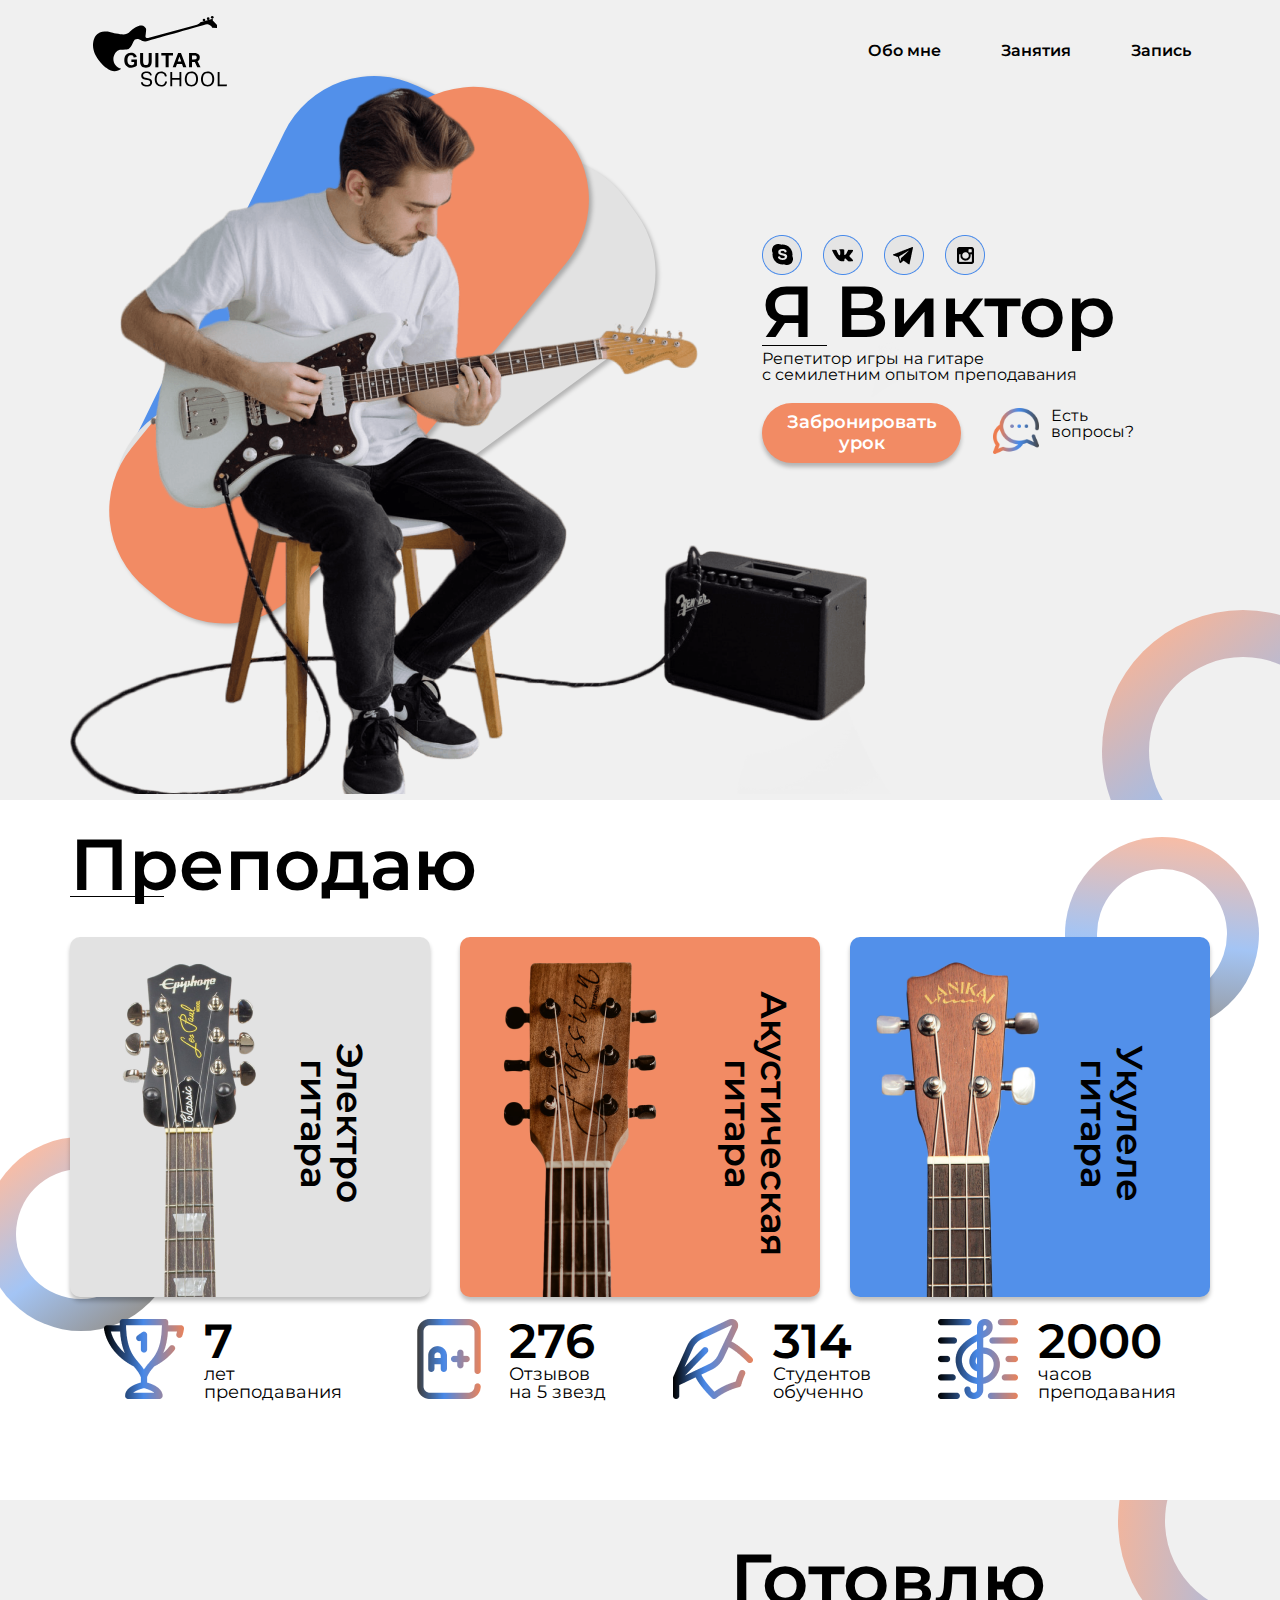
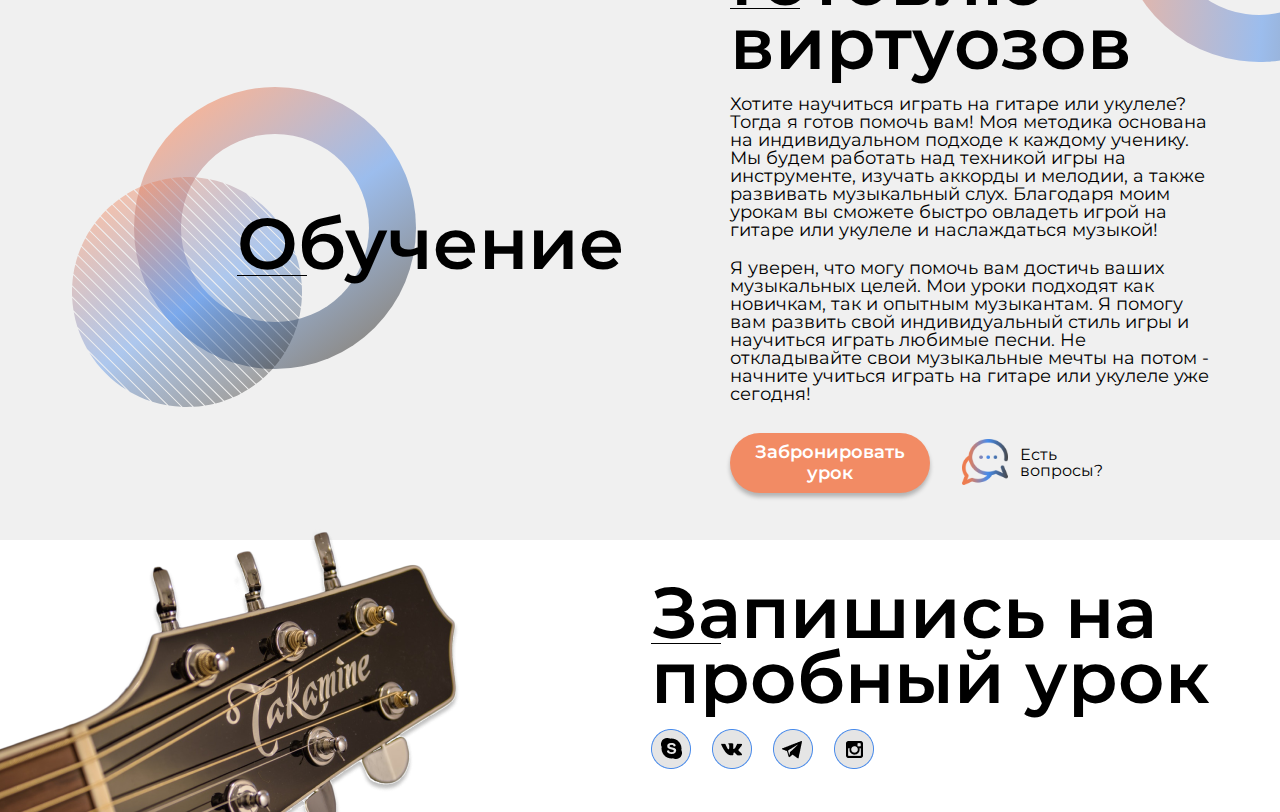
<file: project/index.html>
<!DOCTYPE html>
<html lang="en">

<head>
    <meta charset="UTF-8">
    <meta http-equiv="X-UA-Compatible" content="IE=edge">
    <meta name="viewport" content="width=device-width, initial-scale=1.0">
    <link rel="stylesheet" href="./css/style.css">
    <title>Уроки игры на гитаре</title>
    <meta name="description" content="Лучший репетитор игры на гитаре в Москвe">
    <link rel="apple-touch-icon" sizes="57x57" href="./icons/fav-icons/apple-icon-57x57.png">
    <link rel="apple-touch-icon" sizes="60x60" href="./icons/fav-icons/apple-icon-60x60.png">
    <link rel="apple-touch-icon" sizes="72x72" href="./icons/fav-icons/apple-icon-72x72.png">
    <link rel="apple-touch-icon" sizes="76x76" href="./icons/fav-icons/apple-icon-76x76.png">
    <link rel="apple-touch-icon" sizes="114x114" href="./icons/fav-icons/apple-icon-114x114.png">
    <link rel="apple-touch-icon" sizes="120x120" href="./icons/fav-icons/apple-icon-120x120.png">
    <link rel="apple-touch-icon" sizes="144x144" href="./icons/fav-icons/apple-icon-144x144.png">
    <link rel="apple-touch-icon" sizes="152x152" href="./icons/fav-icons/apple-icon-152x152.png">
    <link rel="apple-touch-icon" sizes="180x180" href="./icons/fav-icons/apple-icon-180x180.png">
    <link rel="icon" type="image/png" sizes="192x192" href="./icons/fav-icons/android-icon-192x192.png">
    <link rel="icon" type="image/png" sizes="32x32" href="./icons/fav-icons/favicon-32x32.png">
    <link rel="icon" type="image/png" sizes="96x96" href="./icons/fav-icons/favicon-96x96.png">
    <link rel="icon" type="image/png" sizes="16x16" href="./icons/fav-icons/favicon-16x16.png">
    <link rel="manifest" href="./icons/fav-icons/manifest.json">
    <meta name="msapplication-TileColor" content="#ffffff">
    <meta name="msapplication-TileImage" content="/ms-icon-144x144.png">
    <meta name="theme-color" content="#ffffff">
</head>

<body>
    <main>
        <!-- header + первая секция -->
        <section class="main-section">
            <div class="hamburger">
                <div class="hamburger__line"></div>
                <div class="hamburger__line"></div>
                <div class="hamburger__line"></div>
            </div>
            <!-- header -->
            <header class="main-section__header container">
                <!-- Макс.размер страницы зашит в section -->
                <div class="main-section__logo">
                    <a href="#"><img src="./img/logo.svg" alt="Логотип репетитора по гитаре, Виктора"></a>
                </div>
                <!-- навигация -->
                <nav class="header__nav nav">
                    <div class="nav__list">
                        <ul class="nav__links">
                            <li class="nav__link"><a href="#about-me">Обо мне</a></li>
                            <li class="nav__link"><a href="#lessons">Занятия</a></li>
                            <li class="nav__link"><a href="#">Запись</a></li>
                        </ul>
                        <div class="nav__registration registration">
                            <button class="registration__button">Забронировать <br> урок</button>
                            <div class="registration__form">
                                <a href="#" class="registration__link-social"><img src="./icons/chat.svg"
                                        alt="Написать Виктору"></a>
                                <p class="registration__text">Есть <br> вопросы?</p>
                            </div>
                        </div>
                    </div>
                </nav>
            </header>
            <!-- первая секция -->
            <div class="main-section__content container">
                <!-- картинки первой секции -->
                <div class="left-wrapper">
                    <img src="./img/main-photo.png" alt="Фотография Виктора, репетитора по гитаре"
                        class="left-wrapper__photo">
                    <div class="left-wrapper__rectangle-blue"></div>
                    <div class="left-wrapper__rectangle-orange"></div>
                    <div class="left-wrapper__rectangle-grey"></div>
                </div>
                <!-- основной блок первой секции -->
                <div class="right-wrapper">
                    <!-- соц.сети -->
                    <div class="right-wrapper__social social">
                        <img src="./icons/Skype.png" alt="Написать Виктору в Скайпе" class="social__icon">
                        <img src="./icons/VK.png" alt="Написать Виктору в ВКонтакте" class="social__icon">
                        <img src="./icons/Telegram.png" alt="Написать Виктору в Телеграме" class="social__icon">
                        <img src="./icons/instagram.png" alt="Написать Виктору в Инстаграме"
                            class="social__icon social__icon_last">
                    </div>
                    <h1 class="right-wrapper__tittle">Я Виктор</h1>
                    <hr class="right-wrapper__line">
                    <p class="right-wrapper__text">Репетитор игры на гитаре <br> с семилетним опытом преподавания</p>
                    <div class="right-wrapper__registration registration">
                        <button class="registration__button">Забронировать <br> урок</button>
                        <div class="registration__form">
                            <a href="#" class="registration__link-social"><img src="./icons/chat.svg"
                                    alt="Написать Виктору"></a>
                            <p class="registration__text">Есть <br> вопросы?</p>
                        </div>
                    </div>
                </div>
                <!-- Круги -->
                <div class="main-section__first-elipse elipse-s">
                    <div class="elipse-s__subtract"></div>
                </div>
            </div>
            <div class="main-section__second-elipse elipse-m">
                <div class="elipse-m__subtract"></div>
            </div>
        </section>
        <!-- вторая секция -->
        <section class="type-lessons" id="about-me">
            <div class="type-lessons__container container">
                <div class="type-lessons__tittle">
                    <h2>Преподаю</h2>
                    <hr>
                </div>
                <!-- картинки с гитарами -->
                <div class="type-lessons__guitars guitar">
                    <div class="guitar__block guitar__block_grey">
                        <img src="./img/guitars-electric.png" alt="Вы можете научиться играть на электрической гитаре"
                            class="guitar__picture">
                        <h3 class="guitar__name">Электро гитара</h3>
                        <!-- круг -->
                        <div class="guitar__first-elipse elipse-s">
                            <div class="elipse-s__subtract"></div>
                        </div>
                    </div>
                    <div class="guitar__block guitar__block_orange">
                        <img src="./img/guitars-acoustic.png" alt="Вы можете научиться играть на акустической гитаре"
                            class="guitar__picture">
                        <h3 class="guitar__name">Акустическая гитара</h3>
                    </div>
                    <div class="guitar__block guitar__block_blue">
                        <img src="./img/guitars-ukulele.png" alt="Вы можете научиться играть на укулеле"
                            class="guitar__picture">
                        <h3 class="guitar__name">Укулеле гитара</h3>
                        <!-- круг -->
                        <div class="guitar__second-elipse elipse-s">
                            <div class="elipse-s__subtract"></div>
                        </div>
                    </div>
                </div>
                <!-- о себе в цифрах -->
                <div class="type-lessons__in-numbers in-numbers">
                    <div class="in-numbers__block in-numbers__block_first">
                        <img src="./icons/in-nunbers-cup.svg" alt="Кубок за большой стаж" class="in-numbers__icon">
                        <div class="in-numbers__content">
                            <h4 class="in-numbers__number">7</h4>
                            <p class="in-numbers__text">лет <br> преподавания</p>
                        </div>
                    </div>
                    <div class="in-numbers__block in-numbers__block_second">
                        <img src="./icons/in-nunbers-recall.svg" alt="Картинка отзывов" class="in-numbers__icon">
                        <div class="in-numbers__content">
                            <h4 class="in-numbers__number">276</h4>
                            <p class="in-numbers__text">Отзывов <br> на 5 звезд</p>
                        </div>
                    </div>
                    <div class="in-numbers__block in-numbers__block_third">
                        <img src="./icons/in-nunbers-students.svg" alt="Студенческая шляпа" class="in-numbers__icon">
                        <div class="in-numbers__content">
                            <h4 class="in-numbers__number">314</h4>
                            <p class="in-numbers__text">Студентов <br> обученно</p>
                        </div>
                    </div>
                    <div class="in-numbers__block in-numbers__block_fourth">
                        <img src="./icons/in-nunbers-timing.svg" alt="Нотный стан" class="in-numbers__icon">
                        <div class="in-numbers__content">
                            <h4 class="in-numbers__number">2000</h4>
                            <p class="in-numbers__text">часов <br> преподавания</p>
                        </div>
                    </div>
                </div>
            </div>
        </section>
        <!-- Третья секция -->
        <section class="text-about" id="lessons">
            <div class="text-about__section container">
                <!-- Картинки -->
                <div class="text-about__left-wrapper">
                    <div class="text-about__tittle">
                        <h2>Обучение</h2>
                        <hr>
                    </div>
                    <!-- круги -->
                    <img src="./icons/rectangle-with-lines.svg" alt="Декоративный узор сайта"
                        class="text-about__rectangle-striped">
                    <div class="text-about__first-elipse elipse-m">
                        <div class="elipse-m__subtract"></div>
                    </div>
                </div>
                <!-- Текст третьей секции -->
                <div class="text-about__right-wrapper main-text">
                    <div class="main-text__tittle">
                        <h2 class="text-about__right-tittle">
                            <hr class="tittle-hr">Готовлю <br> виртуозов
                        </h2>
                    </div>
                    <p class="main-text__paragraph main-text__paragraph_first"> <span>Хотите научиться играть на гитаре
                            или
                            укулеле? Тогда я готов помочь вам! </span> Моя методика основана на индивидуальном подходе к
                        каждому
                        ученику. Мы будем работать над техникой игры на инструменте, изучать аккорды и
                        мелодии, а также развивать музыкальный слух. Благодаря моим урокам вы сможете быстро овладеть
                        игрой на гитаре или укулеле и наслаждаться музыкой!</p>
                    <p class="main-text__paragraph main-text__paragraph_second">
                        Я уверен, что могу помочь вам достичь ваших музыкальных целей. Мои
                        уроки подходят как новичкам, так и опытным музыкантам. Я помогу вам развить свой индивидуальный
                        стиль игры и научиться играть любимые песни. Не откладывайте свои музыкальные мечты на потом -
                        начните учиться играть на гитаре или укулеле уже сегодня!
                    </p>
                    <div class="main-text__registration registration">
                        <button class="registration__button">Забронировать <br> урок</button>
                        <a href="#" class="registration__link-social"><img src="./icons/chat.svg"
                                alt="Написать Виктору"></a>
                        <p class="registration__text">Есть <br> вопросы?</p>
                    </div>
                </div>
            </div>
            <!-- круги -->
            <div class="text-about__second-elipse elipse-m">
                <div class="elipse-m__subtract"></div>
            </div>
        </section>
    </main>
    <!-- Футер -->
    <footer class="footer">
        <div class="footer__content container">
            <img src="./img/footer-guitar.png" alt="Пример гитары, на которой вы можете научиться играть"
                class="footer__img">
            <div class="footer__wrapper">
                <h2 class="footer__tittle">
                    <hr class="tittle-hr">Запишись на <br> пробный урок
                </h2>
                <div class="footer_social social">
                    <img src="./icons/Skype.png" alt="Написать Виктору в Скайпе" class="social__icon">
                    <img src="./icons/VK.png" alt="Написать Виктору в ВКонтакте" class="social__icon">
                    <img src="./icons/Telegram.png" alt="Написать Виктору в Телеграме" class="social__icon">
                    <img src="./icons/instagram.png" alt="Написать Виктору в Инстаграме" class="social__icon">
                </div>
            </div>
        </div>
    </footer>
    <script src="./js/script.js"></script>
</body>

</html>
</file>
<file: project/css/style.css>
/*! normalize.css v8.0.1 | MIT License | github.com/necolas/normalize.css */
/* Document
   ========================================================================== */
/**
 * 1. Correct the line height in all browsers.
 * 2. Prevent adjustments of font size after orientation changes in iOS.
 */
html {
  line-height: 1.15; /* 1 */
  -webkit-text-size-adjust: 100%; /* 2 */
}

/* Sections
   ========================================================================== */
/**
 * Remove the margin in all browsers.
 */
body {
  margin: 0;
}

/**
 * Render the `main` element consistently in IE.
 */
main {
  display: block;
}

/**
 * Correct the font size and margin on `h1` elements within `section` and
 * `article` contexts in Chrome, Firefox, and Safari.
 */
h1 {
  font-size: 2em;
  margin: 0.67em 0;
}

/* Grouping content
   ========================================================================== */
/**
 * 1. Add the correct box sizing in Firefox.
 * 2. Show the overflow in Edge and IE.
 */
hr {
  box-sizing: content-box; /* 1 */
  height: 0; /* 1 */
  overflow: visible; /* 2 */
}

/**
 * 1. Correct the inheritance and scaling of font size in all browsers.
 * 2. Correct the odd `em` font sizing in all browsers.
 */
pre {
  font-family: monospace, monospace; /* 1 */
  font-size: 1em; /* 2 */
}

/* Text-level semantics
   ========================================================================== */
/**
 * Remove the gray background on active links in IE 10.
 */
a {
  background-color: transparent;
}

/**
 * 1. Remove the bottom border in Chrome 57-
 * 2. Add the correct text decoration in Chrome, Edge, IE, Opera, and Safari.
 */
abbr[title] {
  border-bottom: none; /* 1 */
  text-decoration: underline; /* 2 */
  -webkit-text-decoration: underline dotted;
          text-decoration: underline dotted; /* 2 */
}

/**
 * Add the correct font weight in Chrome, Edge, and Safari.
 */
b,
strong {
  font-weight: bolder;
}

/**
 * 1. Correct the inheritance and scaling of font size in all browsers.
 * 2. Correct the odd `em` font sizing in all browsers.
 */
code,
kbd,
samp {
  font-family: monospace, monospace; /* 1 */
  font-size: 1em; /* 2 */
}

/**
 * Add the correct font size in all browsers.
 */
small {
  font-size: 80%;
}

/**
 * Prevent `sub` and `sup` elements from affecting the line height in
 * all browsers.
 */
sub,
sup {
  font-size: 75%;
  line-height: 0;
  position: relative;
  vertical-align: baseline;
}

sub {
  bottom: -0.25em;
}

sup {
  top: -0.5em;
}

/* Embedded content
   ========================================================================== */
/**
 * Remove the border on images inside links in IE 10.
 */
img {
  border-style: none;
}

/* Forms
   ========================================================================== */
/**
 * 1. Change the font styles in all browsers.
 * 2. Remove the margin in Firefox and Safari.
 */
button,
input,
optgroup,
select,
textarea {
  font-family: inherit; /* 1 */
  font-size: 100%; /* 1 */
  line-height: 1.15; /* 1 */
  margin: 0; /* 2 */
}

/**
 * Show the overflow in IE.
 * 1. Show the overflow in Edge.
 */
button,
input { /* 1 */
  overflow: visible;
}

/**
 * Remove the inheritance of text transform in Edge, Firefox, and IE.
 * 1. Remove the inheritance of text transform in Firefox.
 */
button,
select { /* 1 */
  text-transform: none;
}

/**
 * Correct the inability to style clickable types in iOS and Safari.
 */
button,
[type=button],
[type=reset],
[type=submit] {
  -webkit-appearance: button;
}

/**
 * Remove the inner border and padding in Firefox.
 */
button::-moz-focus-inner,
[type=button]::-moz-focus-inner,
[type=reset]::-moz-focus-inner,
[type=submit]::-moz-focus-inner {
  border-style: none;
  padding: 0;
}

/**
 * Restore the focus styles unset by the previous rule.
 */
button:-moz-focusring,
[type=button]:-moz-focusring,
[type=reset]:-moz-focusring,
[type=submit]:-moz-focusring {
  outline: 1px dotted ButtonText;
}

/**
 * Correct the padding in Firefox.
 */
fieldset {
  padding: 0.35em 0.75em 0.625em;
}

/**
 * 1. Correct the text wrapping in Edge and IE.
 * 2. Correct the color inheritance from `fieldset` elements in IE.
 * 3. Remove the padding so developers are not caught out when they zero out
 *    `fieldset` elements in all browsers.
 */
legend {
  box-sizing: border-box; /* 1 */
  color: inherit; /* 2 */
  display: table; /* 1 */
  max-width: 100%; /* 1 */
  padding: 0; /* 3 */
  white-space: normal; /* 1 */
}

/**
 * Add the correct vertical alignment in Chrome, Firefox, and Opera.
 */
progress {
  vertical-align: baseline;
}

/**
 * Remove the default vertical scrollbar in IE 10+.
 */
textarea {
  overflow: auto;
}

/**
 * 1. Add the correct box sizing in IE 10.
 * 2. Remove the padding in IE 10.
 */
[type=checkbox],
[type=radio] {
  box-sizing: border-box; /* 1 */
  padding: 0; /* 2 */
}

/**
 * Correct the cursor style of increment and decrement buttons in Chrome.
 */
[type=number]::-webkit-inner-spin-button,
[type=number]::-webkit-outer-spin-button {
  height: auto;
}

/**
 * 1. Correct the odd appearance in Chrome and Safari.
 * 2. Correct the outline style in Safari.
 */
[type=search] {
  -webkit-appearance: textfield; /* 1 */
  outline-offset: -2px; /* 2 */
}

/**
 * Remove the inner padding in Chrome and Safari on macOS.
 */
[type=search]::-webkit-search-decoration {
  -webkit-appearance: none;
}

/**
 * 1. Correct the inability to style clickable types in iOS and Safari.
 * 2. Change font properties to `inherit` in Safari.
 */
::-webkit-file-upload-button {
  -webkit-appearance: button; /* 1 */
  font: inherit; /* 2 */
}

/* Interactive
   ========================================================================== */
/*
 * Add the correct display in Edge, IE 10+, and Firefox.
 */
details {
  display: block;
}

/*
 * Add the correct display in all browsers.
 */
summary {
  display: list-item;
}

/* Misc
   ========================================================================== */
/**
 * Add the correct display in IE 10+.
 */
template {
  display: none;
}

/**
 * Add the correct display in IE 10.
 */
[hidden] {
  display: none;
}

html, body, div, span, applet, object, iframe,
h1, h2, h3, h4, h5, h6, p, blockquote, pre,
a, abbr, acronym, address, big, cite, code,
del, dfn, em, img, ins, kbd, q, s, samp,
small, strike, strong, sub, sup, tt, var,
b, u, i, center,
dl, dt, dd, ol, ul, li,
fieldset, form, label, legend,
table, caption, tbody, tfoot, thead, tr, th, td,
article, aside, canvas, details, embed,
figure, figcaption, footer, header, hgroup,
menu, nav, output, ruby, section, summary,
time, mark, audio, video {
  margin: 0;
  padding: 0;
  border: 0;
  font-size: 100%;
  font: inherit;
  vertical-align: baseline;
}

article, aside, details, figcaption, figure,
footer, header, hgroup, menu, nav, section {
  display: block;
}

html {
  height: 100%;
}

body {
  line-height: 1;
}

ol, ul {
  list-style: none;
}

blockquote, q {
  quotes: none;
}

blockquote:before, blockquote:after,
q:before, q:after {
  content: "";
  content: none;
}

table {
  border-collapse: collapse;
  border-spacing: 0;
}

.container {
  max-width: 1140px;
  margin: 0 auto;
  position: relative;
}

h2 {
  font-size: 72px;
  line-height: 89.9%;
}

h4 {
  font-size: 48px;
}

.elipse-s {
  width: 194px;
  height: 194px;
  background: linear-gradient(143.92deg, rgba(237, 123, 80, 0.5) 14.85%, rgba(72, 138, 234, 0.5) 53.25%, rgba(44, 44, 44, 0.5) 85.74%);
  border-radius: 150px;
  display: flex;
  justify-content: center;
  align-items: center;
}

.elipse-m {
  width: 282px;
  height: 282px;
  background: linear-gradient(143.92deg, rgba(237, 123, 80, 0.5) 14.85%, rgba(72, 138, 234, 0.5) 53.25%, rgba(44, 44, 44, 0.5) 85.74%);
  border-radius: 150px;
  display: flex;
  justify-content: center;
  align-items: center;
}

@font-face {
  font-family: "Montserrat";
  src: url("../fonts/Montserrat-Regular.ttf");
  font-weight: regular;
}
@font-face {
  font-family: "Montserrat";
  src: url("../fonts/Montserrat-SemiBold.ttf");
  font-weight: bold;
}
html {
  font-family: "Montserrat";
  font-weight: regular;
}

h1, h2, h3, h4, button {
  font-family: "Montserrat";
  font-weight: bold;
}

* {
  box-sizing: border-box;
}

.main-section {
  background-color: #F0F0F0;
  position: relative;
  min-height: 800px;
  overflow: hidden;
}
.main-section__header {
  display: flex;
  padding: 16px 19px 0px 23px;
  justify-content: space-between;
  align-items: center;
}
.main-section__logo {
  width: 134px;
  height: 69px;
}
.main-section__content {
  display: flex;
  position: relative;
}
.main-section__first-elipse {
  position: absolute;
  top: -24px;
  right: -48px;
  z-index: -1;
}
.main-section__second-elipse {
  position: absolute;
  right: -104px;
  top: 610px;
}

.nav {
  color: black;
}
.nav__links {
  display: flex;
}
.nav__links a {
  color: black;
  text-decoration: none;
  font-weight: bold;
}
.nav__link:not(:last-child) {
  margin-right: 60px;
}
.nav .registration {
  display: none;
}

.left-wrapper__photo {
  position: relative;
  z-index: 3;
}
.left-wrapper__rectangle-blue {
  background-color: #5290EA;
  width: 565.949px;
  height: 220px;
  transform: rotate(-64.003deg);
  border-radius: 100px;
  box-shadow: 0px 4px 4px 0px rgba(0, 0, 0, 0.25);
  position: absolute;
  top: 150px;
  left: -50px;
}
.left-wrapper__rectangle-orange {
  background-color: #F28B64;
  width: 618.428px;
  height: 220px;
  transform: rotate(-50.806deg);
  border-radius: 100px;
  box-shadow: 0px 4px 4px 0px rgba(0, 0, 0, 0.25);
  position: absolute;
  left: -30px;
  top: 160px;
  z-index: 2;
}
.left-wrapper__rectangle-grey {
  background-color: #E2E2E2;
  width: 608.968px;
  height: 220px;
  transform: rotate(-36.15deg);
  border-radius: 100px;
  box-shadow: 0px 4px 4px 0px rgba(0, 0, 0, 0.25);
  position: absolute;
  left: 10px;
  top: 190px;
}

.right-wrapper {
  position: absolute;
  z-index: 4;
  top: 150px;
  right: 76px;
  width: 372px;
}
.right-wrapper__social {
  position: relative;
}
.right-wrapper__tittle {
  font-size: 72px;
  line-height: 93.9%;
}
.right-wrapper__line {
  width: 65px;
  border: none;
  border-top: 1px solid black;
  margin: 0;
  margin-bottom: 5px;
}
.right-wrapper__text {
  font-size: 16px;
  margin-bottom: 20px;
}

.social__icon:not(:last-child) {
  margin-right: 17px;
}

.registration {
  display: flex;
  align-items: center;
}
.registration__text {
  font-size: 16px;
}
.registration__button {
  width: 200px;
  height: 60px;
  border-radius: 100px;
  background: #F28B64;
  box-shadow: 0px 4px 4px 0px rgba(0, 0, 0, 0.25);
  color: #fff;
  text-align: center;
  font-size: 18px;
  border: none;
  margin-right: 32px;
}
.registration__form {
  display: flex;
}
.registration__link-social {
  margin-right: 12px;
}

.elipse-s__subtract {
  background-color: #F0F0F0;
  width: 129.33px;
  height: 129.33px;
  border-radius: 150px;
}

.elipse-m__subtract {
  background-color: #F0F0F0;
  width: 188px;
  height: 188px;
  transform: rotate(45deg);
  border-radius: 188px;
}

.type-lessons {
  padding-top: 32px;
  min-height: 700px;
  overflow: hidden;
}
.type-lessons hr {
  width: 94px;
  border: none;
  border-top: 1px solid black;
  margin: 0;
  margin-bottom: 40px;
}
.type-lessons__guitars {
  margin-bottom: 20px;
}
.type-lessons__in-numbers {
  margin-bottom: 56px;
}

.guitar {
  display: flex;
  justify-content: space-between;
}
.guitar__block {
  width: 360px;
  height: 360px;
  border-radius: 10px;
  font-size: 36px;
  display: flex;
  padding-top: 25px;
  position: relative;
  text-align: center;
  box-shadow: 0px 4px 4px rgba(0, 0, 0, 0.25);
}
.guitar__block_grey {
  background-color: #E2E2E2;
  position: relative;
}
.guitar__block_orange {
  background-color: #f28b64;
}
.guitar__block_blue {
  background-color: #5290EA;
  position: relative;
}
.guitar__first-elipse {
  position: absolute;
  top: 200px;
  left: -86px;
  z-index: -1;
}
.guitar__second-elipse {
  position: absolute;
  top: -100px;
  left: 215px;
  z-index: -1;
  transform: rotate(41.35deg);
}
.guitar__name {
  transform: rotate(90deg);
  position: absolute;
  left: 163px;
  top: 150px;
}
.guitar .elipse-s__subtract {
  background-color: #fff;
}

.in-numbers {
  display: flex;
  justify-content: space-around;
}
.in-numbers img {
  margin-right: 20px;
}
.in-numbers__block {
  display: flex;
}
.in-numbers__content {
  display: flex;
  flex-direction: column;
  justify-content: space-evenly;
}
.in-numbers__text {
  font-size: 18px;
}

.text-about {
  background-color: #F0F0F0;
  min-height: 640px;
  position: relative;
  overflow: hidden;
}
.text-about__section {
  display: flex;
  align-items: center;
  justify-content: space-between;
  padding-left: 167px;
  padding-top: 47px;
}
.text-about__left-wrapper {
  position: relative;
}
.text-about__tittle {
  position: relative;
  z-index: 2;
}
.text-about hr {
  width: 70px;
  border: none;
  border-top: 1px solid black;
  margin: 0;
}
.text-about__rectangle-striped {
  position: absolute;
  top: -34px;
  left: -165px;
  z-index: 1;
}
.text-about__first-elipse {
  position: absolute;
  top: -124px;
  left: -103px;
}
.text-about__right-wrapper {
  max-width: 480px;
}
.text-about__second-elipse {
  position: absolute;
  right: -120px;
  top: -120px;
  transform: rotate(-48.201deg);
}

.tittle-hr {
  width: 70px;
  border: none;
  border-top: 1px solid black;
  margin: 0;
  position: absolute;
  bottom: 65px;
}

.main-text__tittle {
  position: relative;
  margin-bottom: 20px;
}
.main-text hr {
  position: absolute;
  bottom: 66px;
}
.main-text__paragraph {
  font-size: 18px;
}
.main-text__paragraph_first {
  margin-bottom: 20px;
}
.main-text__paragraph_second {
  margin-bottom: 30px;
}
.main-text__registration {
  margin-bottom: 46px;
}

.footer__content {
  min-height: 272px;
  display: flex;
  align-items: center;
  justify-content: flex-end;
}
.footer__img {
  position: absolute;
  left: -250px;
  bottom: 0px;
}
.footer__tittle {
  margin-bottom: 20px;
  position: relative;
}

@media (max-width: 1199px) {
  .container {
    width: 960px;
  }
  .main-section {
    min-height: 530px;
  }
  .main-section__first-elipse {
    top: -13px;
    right: -37px;
  }
  .main-section__second-elipse {
    right: -97px;
    top: 434px;
  }
  .left-wrapper__rectangle-blue {
    background-color: #5290EA;
    width: 494px;
    height: 165px;
    transform: rotate(-64deg);
    border-radius: 100px;
    box-shadow: 0px 4px 4px 0px rgba(0, 0, 0, 0.25);
  }
  .left-wrapper__rectangle-orange {
    background-color: #F28B64;
    width: 541px;
    height: 165px;
    transform: rotate(312deg);
    border-radius: 100px;
    box-shadow: 0px 4px 4px 0px rgba(0, 0, 0, 0.25);
  }
  .left-wrapper__rectangle-grey {
    background-color: #E2E2E2;
    width: 541px;
    height: 165px;
    transform: rotate(-36.15deg);
    border-radius: 100px;
    box-shadow: 0px 4px 4px 0px rgba(0, 0, 0, 0.25);
  }
  .left-wrapper__photo {
    height: 531px;
    width: 662px;
  }
  h1 {
    font-size: 65px;
  }
  h3 {
    font-size: 30px;
  }
  h4 {
    font-size: 34px;
  }
  .elipse-m {
    width: 225px;
    height: 225px;
  }
  .elipse-m__subtract {
    width: 150px;
    height: 150px;
  }
  .right-wrapper {
    top: 111px;
    right: 19px;
  }
  .right-wrapper__social {
    margin-bottom: 10px;
  }
  .type-lessons {
    min-height: 590px;
    overflow: hidden;
  }
  .guitar__block {
    width: 307px;
    height: 307px;
  }
  .guitar__block_grey .guitar__picture {
    margin-left: -10px;
  }
  .guitar__first-elipse {
    top: 127px;
  }
  .guitar__name {
    left: 136px;
    top: 127px;
  }
  .in-numbers img {
    margin-right: 5px;
  }
  .text-about {
    min-height: 600px;
  }
  .text-about__section {
    padding-left: 41px;
  }
  .text-about__rectangle-striped {
    top: -58px;
    left: -35px;
  }
  .text-about__first-elipse {
    top: -124px;
    left: 67px;
  }
  .footer__content {
    min-height: 216px;
  }
  .footer__img {
    width: 512px;
    height: 180px;
    left: -167px;
  }
}
@media (max-width: 991px) {
  .container {
    width: 720px;
  }
  .left-wrapper {
    padding-top: 20px;
    padding-left: -40px;
  }
  .left-wrapper__photo {
    height: 424px;
    width: 529px;
  }
  .left-wrapper__rectangle-blue {
    width: 420px;
    height: 130px;
    transform: rotate(-70deg);
  }
  .left-wrapper__rectangle-orange {
    width: 462px;
    height: 130px;
    transform: rotate(-45deg);
  }
  .left-wrapper__rectangle-grey {
    width: 462px;
    height: 130px;
    transform: rotate(-25deg);
  }
  .right-wrapper {
    display: flex;
    flex-direction: column;
    align-items: end;
    top: 61px;
  }
  .right-wrapper__tittle {
    margin-bottom: 15px;
    font-size: 55px;
  }
  .right-wrapper hr {
    display: none;
  }
  .right-wrapper__text {
    text-align: end;
  }
  .right-wrapper__social {
    margin-bottom: 10px;
  }
  .right-wrapper .registration {
    display: flex;
    flex-direction: column;
    align-items: flex-end;
  }
  .right-wrapper .registration__form {
    flex-direction: row-reverse;
    align-items: center;
  }
  .right-wrapper .registration__text {
    text-align: end;
    margin-right: 15px;
  }
  .social__icon {
    width: 35px;
    height: 35px;
  }
  .social__icon:not(:last-child) {
    margin-right: 15px;
  }
  .main-section__first-elipse {
    display: none;
  }
  .main-section__second-elipse {
    display: none;
  }
  .registration__button {
    width: 184px;
    height: 51px;
    font-size: 16px;
    margin-right: 0px;
    margin-bottom: 20px;
  }
  h2 {
    font-size: 55px;
  }
  h3 {
    font-size: 25px;
  }
  .type-lessons {
    min-height: 577px;
  }
  .guitar__block {
    width: 230px;
    height: 230px;
  }
  .guitar__block_orange .guitar__name {
    left: 86px;
  }
  .guitar__picture {
    width: 121px;
    height: 207px;
  }
  .guitar__second-elipse {
    top: -217px;
    left: 152px;
  }
  .guitar__name {
    top: 91px;
    left: 113px;
  }
  .guitar__first-elipse {
    top: 116px;
  }
  .in-numbers {
    display: grid;
    grid-template-columns: 25% 1fr 8% 1fr 25%;
    grid-template-rows: 1fr 1fr;
    row-gap: 15px;
    margin-bottom: 0px;
  }
  .in-numbers__block_first {
    grid-column: 2/3;
  }
  .in-numbers__block_second {
    grid-column: 4/5;
  }
  .in-numbers__block_third {
    grid-column: 2/3;
  }
  .in-numbers__block_fourth {
    grid-column: 4/5;
  }
  .in-numbers__icon {
    width: 73px;
    height: 80px;
  }
  .in-numbers__number {
    font-size: 25px;
  }
  .in-numbers__text {
    font-size: 18px;
  }
  .main-text hr {
    bottom: 49px;
  }
  .main-text .registration {
    align-items: center;
  }
  .main-text .registration__button {
    margin-right: 20px;
    margin-bottom: 0px;
  }
  .text-about__section {
    padding-left: 20px;
  }
  .text-about__tittle h2 {
    margin-right: 70px;
    font-size: 40px;
  }
  .text-about__rectangle-striped {
    width: 200px;
    height: 200px;
    top: -55px;
    left: -39px;
  }
  .text-about__second-elipse {
    right: -80px;
    top: -89px;
  }
  .elipse-m {
    width: 200px;
    height: 200px;
  }
  .elipse-m__subtract {
    width: 133px;
    height: 133px;
  }
  .footer__content {
    min-height: 154px;
  }
  .footer__img {
    width: 409px;
    left: -28px;
  }
  .footer__tittle {
    margin-bottom: 10px;
    font-size: 40px;
  }
  .footer__tittle .tittle-hr {
    bottom: 34px;
  }
}
@media (max-width: 767px) {
  .container {
    width: 540px;
  }
  .header__nav {
    position: absolute;
    top: 10px;
    right: -100%;
    min-height: 190px;
    height: 50vh;
    width: 50%;
    background-color: #E2E2E2;
    border-radius: 10px;
    box-shadow: 0px 4px 4px rgba(0, 0, 0, 0.25);
    z-index: 20;
    transition: 0.6s all;
  }
  .header__nav .nav__list {
    display: flex;
    flex-direction: column;
    justify-content: space-evenly;
    height: 100%;
    align-items: start;
  }
  .header__nav .nav__links {
    height: 25vh;
    display: flex;
    flex-direction: column;
    justify-content: space-evenly;
    padding-left: 30px;
  }
  .header__nav .nav__link {
    margin-right: 0;
    font-size: 18px;
  }
  .header__nav .registration {
    display: flex;
    flex-direction: column;
    justify-content: space-evenly;
    align-items: start;
    height: 25vh;
    padding-left: 30px;
  }
  .header__nav .registration__button {
    width: 222px;
    min-height: 40px;
  }
  .header__nav .registration__button br {
    display: none;
  }
  .header__nav .registration__form {
    display: flex;
    margin-bottom: 10px;
  }
  .header__nav .registration__text {
    font-size: 12px;
  }
  .header__nav .registration__link-social img {
    width: 30px;
  }
  .hamburger {
    width: 45px;
    height: 45px;
    position: absolute;
    top: 40px;
    right: 30px;
    z-index: 30;
    display: flex;
    align-items: center;
    justify-content: center;
    flex-direction: column;
    background-color: #E2E2E2;
    border-radius: 7px;
    box-shadow: 0px 4px 4px rgba(0, 0, 0, 0.25);
  }
  .hamburger__line {
    height: 2px;
    background-color: #000;
    width: 30px;
    margin-bottom: 4px;
    transition: 1s all;
  }
  .hamburger__line:last-child {
    margin-bottom: 0;
  }
  .hamburger_active .hamburger__line {
    margin-bottom: -2px;
  }
  .hamburger_active .hamburger__line:nth-child(1) {
    transform: rotate(-45deg);
  }
  .hamburger_active .hamburger__line:nth-child(2) {
    display: none;
  }
  .hamburger_active .hamburger__line:nth-child(3) {
    transform: rotate(45deg);
  }
  .nav_active {
    right: 0;
  }
  .left-wrapper__photo {
    height: 424px;
    width: 529px;
  }
  .left-wrapper__rectangle-blue {
    left: -93px;
    transform: rotate(-80deg);
    opacity: 0.5;
  }
  .left-wrapper__rectangle-orange {
    left: -67px;
    transform: rotate(-58deg);
    width: 446px;
    opacity: 0.5;
  }
  .left-wrapper__rectangle-grey {
    left: -27px;
    transform: rotate(-40deg);
  }
  .social__icon {
    margin-right: 10px;
  }
  .right-wrapper {
    top: 50px;
  }
  .right-wrapper__tittle {
    margin-bottom: 59px;
  }
  .right-wrapper__text {
    max-width: 243px;
    font-weight: bold;
    text-align: center;
  }
  .registration__button {
    margin-right: 23px;
  }
  .registration__form {
    display: none;
  }
  h2 {
    font-size: 45px;
  }
  h3 {
    font-size: 20px;
  }
  .elipse-s {
    width: 155px;
    height: 155px;
  }
  .elipse-s__subtract {
    width: 103px;
    height: 103px;
  }
  .type-lessons {
    min-height: 470px;
  }
  .type-lessons hr {
    margin-bottom: 20px;
  }
  .guitar__block {
    width: 171px;
    height: 190px;
  }
  .guitar__picture {
    width: 97px;
    height: 165px;
  }
  .guitar__name {
    left: 81px;
    top: 77px;
  }
  .guitar__block_orange .guitar__name {
    left: 57px;
  }
  .guitar__first-elipse {
    top: 66px;
    left: -69px;
  }
  .guitar__second-elipse {
    top: -166px;
    left: 112px;
  }
  .in-numbers__icon {
    width: 58px;
    height: 64px;
    margin-right: 10px;
  }
  .in-numbers__text {
    font-size: 16px;
  }
  .text-about {
    min-height: 548px;
  }
  .text-about__rectangle-striped {
    opacity: 0.6;
    top: -78px;
    left: -18px;
  }
  .text-about__first-elipse {
    opacity: 0.3;
    top: -139px;
    left: 70px;
  }
  .text-about__tittle {
    display: none;
  }
  .text-about__section {
    padding-top: 35px;
  }
  .main-text {
    position: relative;
    z-index: 10;
  }
  .main-text hr {
    bottom: 39px;
  }
  .main-text__registration {
    margin-bottom: 0px;
  }
  .footer__content {
    min-height: 127px;
  }
  .footer__content .footer__wrapper hr {
    bottom: 31px;
  }
  .footer__tittle {
    font-size: 35px;
  }
  .footer__img {
    width: 261px;
    height: 115px;
    left: -20px;
  }
  .footer .social__icon:not(:last-child) {
    margin-right: 10px;
  }
}
@media (max-width: 575px) {
  .container {
    width: 100%;
  }
  .hamburger {
    width: 38px;
    height: 38px;
    top: 24px;
  }
  .main-section__content {
    position: relative;
  }
  .main-section__logo {
    width: 107px;
    height: 59px;
  }
  .left-wrapper {
    position: absolute;
    width: 320px;
    height: 420px;
    top: 50%;
    left: 50%;
    margin-left: -160px;
    margin-top: 2px;
  }
  .left-wrapper__photo {
    display: none;
  }
  .left-wrapper__rectangle-blue {
    left: -105px;
    width: 391px;
    top: 144px;
  }
  .left-wrapper__rectangle-orange {
    left: -78px;
    transform: rotate(-65deg);
    opacity: 0.8;
    height: 132px;
    width: 407px;
    top: 153px;
  }
  .left-wrapper__rectangle-grey {
    width: 397px;
    transform: rotate(-48deg);
    left: -38px;
    top: 180px;
  }
  .right-wrapper {
    position: absolute;
    align-items: center;
    right: 0px;
    top: 90px;
    width: 100%;
  }
  .right-wrapper__tittle {
    margin-bottom: 16px;
  }
  .registration__button {
    padding: 0;
    margin: 0;
  }
  .social__icon_last {
    margin: 0;
  }
  .type-lessons {
    margin-bottom: 20px;
  }
  .type-lessons__tittle {
    position: relative;
    display: block;
    margin: 0 auto;
    width: 253px;
    margin-bottom: 20px;
  }
  .type-lessons__guitars {
    display: flex;
    flex-direction: column;
    align-items: center;
    margin: 0px;
  }
  .guitar__block {
    margin-bottom: 20px;
  }
  .guitar__first-elipse {
    top: 121px;
  }
  .guitar__second-elipse {
    top: -78px;
    left: 85px;
  }
  .in-numbers {
    grid-template-columns: 25% 1fr 10px 1fr 25%;
    grid-template-rows: 1fr 1fr 1fr;
  }
  .in-numbers__block_first {
    grid-column: 2/5;
    justify-content: center;
  }
  .in-numbers__block_second {
    grid-column: 2/3;
  }
  .in-numbers__block_third {
    grid-column: 4/5;
  }
  .in-numbers__block_fourth {
    grid-column: 2/5;
    justify-content: center;
  }
  .text-about {
    min-height: 472px;
  }
  .text-about__section {
    display: flex;
    justify-content: center;
    padding-left: 20px;
  }
  .text-about__right-wrapper {
    min-width: 307px;
  }
  .text-about__rectangle-striped {
    left: 20px;
    top: -108px;
    width: 160px;
    height: 160px;
  }
  .text-about__first-elipse {
    top: -145px;
    left: 86px;
  }
  .text-about .elipse-m {
    width: 160px;
    height: 160px;
  }
  .text-about .elipse-m__subtract {
    width: 106px;
    height: 106px;
  }
  .main-text {
    margin-bottom: 25px;
  }
  .main-text__paragraph {
    font-size: 16px;
  }
  .main-text span {
    display: none;
  }
  .main-text .registration__button {
    font-size: 14px;
  }
  .footer__content {
    display: flex;
    position: relative;
    justify-content: center;
    align-items: center;
  }
  .footer__img {
    opacity: 0.6;
    z-index: -1;
    display: absolute;
  }
  .footer__wrapper {
    margin: 0;
    padding: 0;
  }
}/*# sourceMappingURL=style.css.map */
</file>
